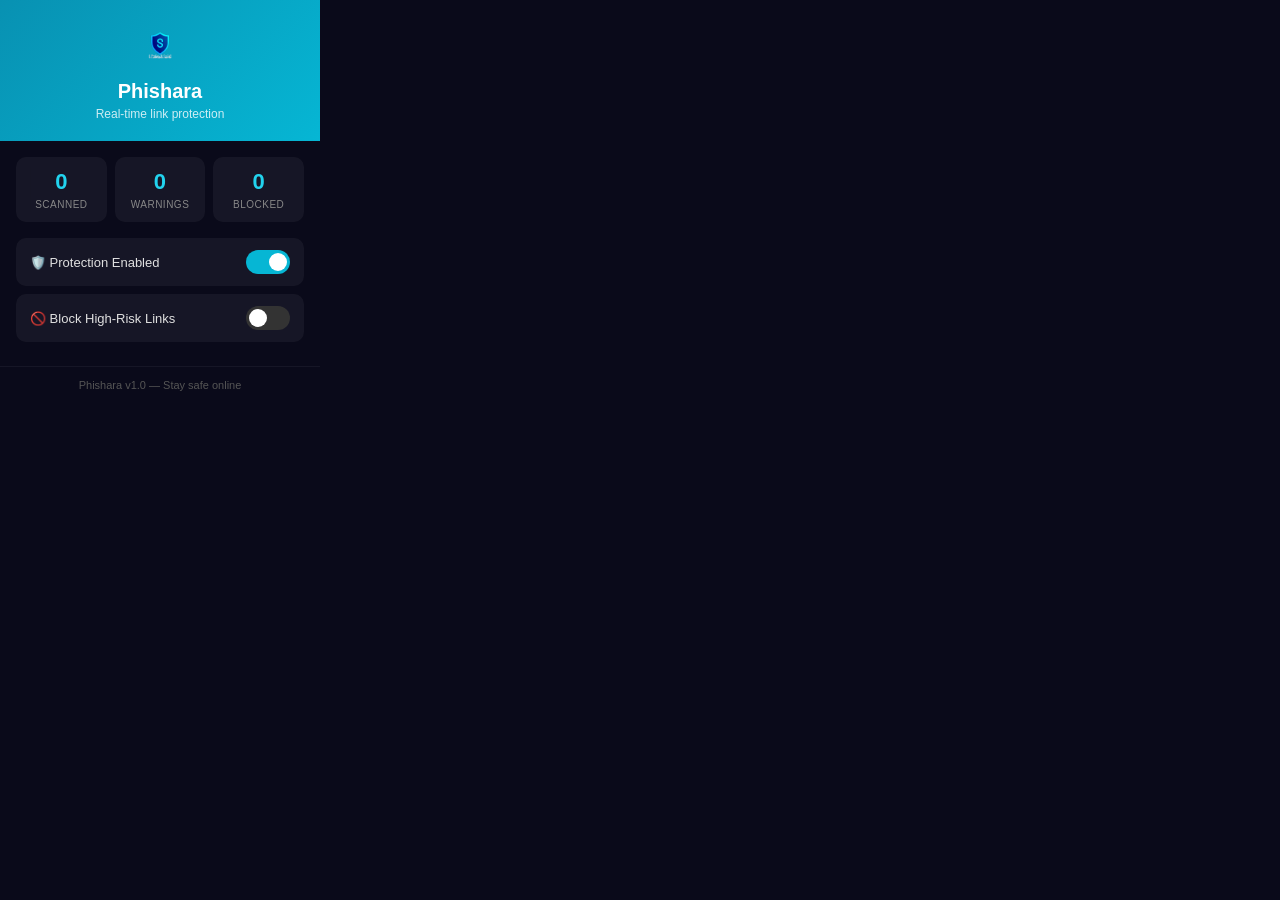
<file: extension/popup.html>
<!DOCTYPE html>
<html lang="en">
<head>
  <meta charset="UTF-8">
  <meta name="viewport" content="width=device-width, initial-scale=1.0">
  <title>Phishara</title>
  <style>
    * { margin: 0; padding: 0; box-sizing: border-box; }
    body {
      width: 320px;
      font-family: -apple-system, BlinkMacSystemFont, 'Segoe UI', sans-serif;
      background: #0a0a1a;
      color: #e0e0e0;
    }
    .header {
      background: linear-gradient(135deg, #0891b2, #06b6d4);
      padding: 20px;
      text-align: center;
    }
    .header img { width: 48px; height: 48px; margin-bottom: 8px; }
    .header h1 { font-size: 20px; color: #fff; font-weight: 700; }
    .header p { font-size: 12px; color: rgba(255,255,255,0.8); margin-top: 4px; }
    .stats {
      display: grid;
      grid-template-columns: 1fr 1fr 1fr;
      gap: 8px;
      padding: 16px;
    }
    .stat {
      text-align: center;
      background: rgba(255,255,255,0.05);
      border-radius: 10px;
      padding: 12px 8px;
    }
    .stat-num { font-size: 22px; font-weight: 700; color: #22d3ee; }
    .stat-label { font-size: 10px; color: #888; margin-top: 4px; text-transform: uppercase; letter-spacing: 0.5px; }
    .controls { padding: 0 16px 16px; }
    .toggle-row {
      display: flex;
      justify-content: space-between;
      align-items: center;
      padding: 12px 14px;
      background: rgba(255,255,255,0.05);
      border-radius: 10px;
      margin-bottom: 8px;
    }
    .toggle-row span { font-size: 13px; }
    .toggle {
      width: 44px; height: 24px;
      background: #333;
      border-radius: 12px;
      position: relative;
      cursor: pointer;
      transition: background 0.2s;
    }
    .toggle.active { background: #06b6d4; }
    .toggle::after {
      content: '';
      width: 18px; height: 18px;
      background: #fff;
      border-radius: 50%;
      position: absolute;
      top: 3px; left: 3px;
      transition: transform 0.2s;
    }
    .toggle.active::after { transform: translateX(20px); }
    .footer {
      text-align: center;
      padding: 12px;
      font-size: 11px;
      color: #555;
      border-top: 1px solid rgba(255,255,255,0.05);
    }
  </style>
</head>
<body>
  <div class="header">
    <img src="icon.png" alt="Phishara">
    <h1>Phishara</h1>
    <p>Real-time link protection</p>
  </div>
  <div class="stats">
    <div class="stat">
      <div class="stat-num" id="stat-scanned">0</div>
      <div class="stat-label">Scanned</div>
    </div>
    <div class="stat">
      <div class="stat-num" id="stat-warnings">0</div>
      <div class="stat-label">Warnings</div>
    </div>
    <div class="stat">
      <div class="stat-num" id="stat-blocked">0</div>
      <div class="stat-label">Blocked</div>
    </div>
  </div>
  <div class="controls">
    <div class="toggle-row">
      <span>🛡️ Protection Enabled</span>
      <div class="toggle active" id="toggle-enabled"></div>
    </div>
    <div class="toggle-row">
      <span>🚫 Block High-Risk Links</span>
      <div class="toggle" id="toggle-block"></div>
    </div>
  </div>
  <div class="footer">Phishara v1.0 — Stay safe online</div>
  <script src="popup.js"></script>
</body>
</html>
</file>
